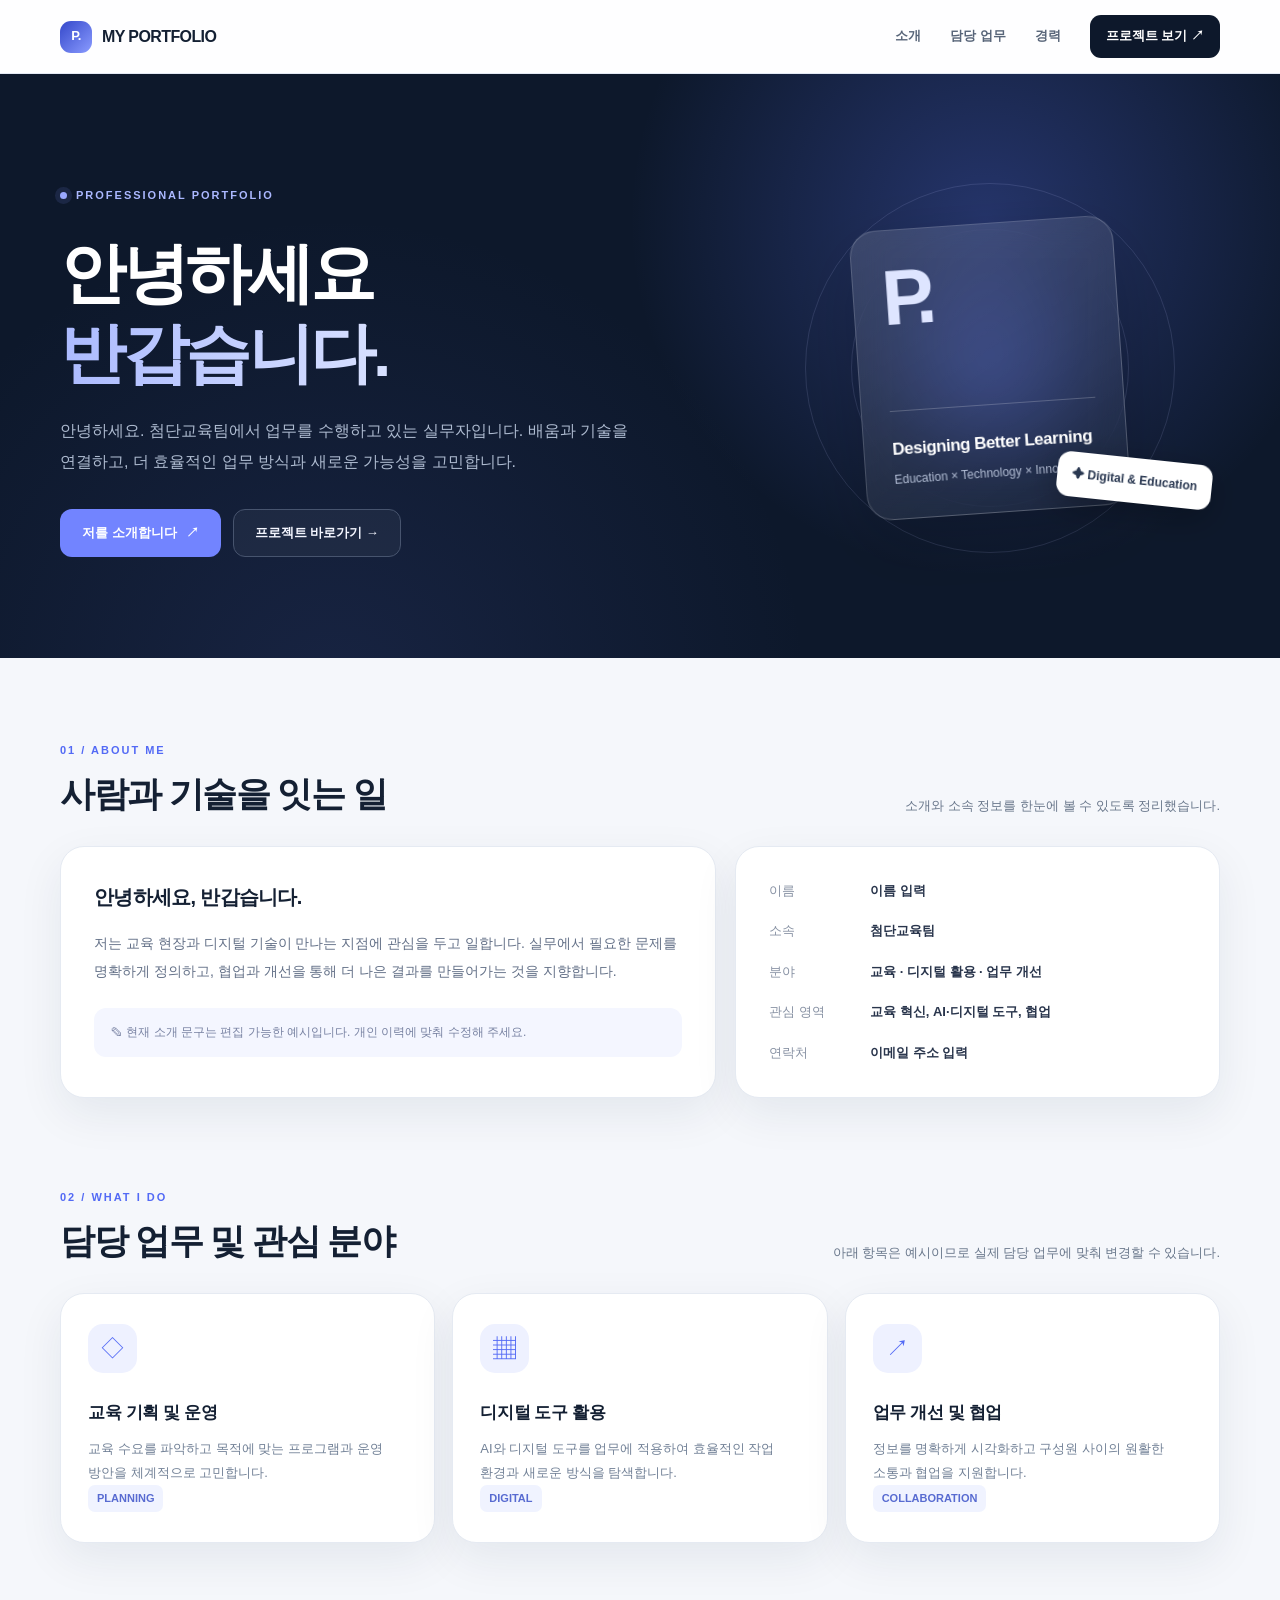
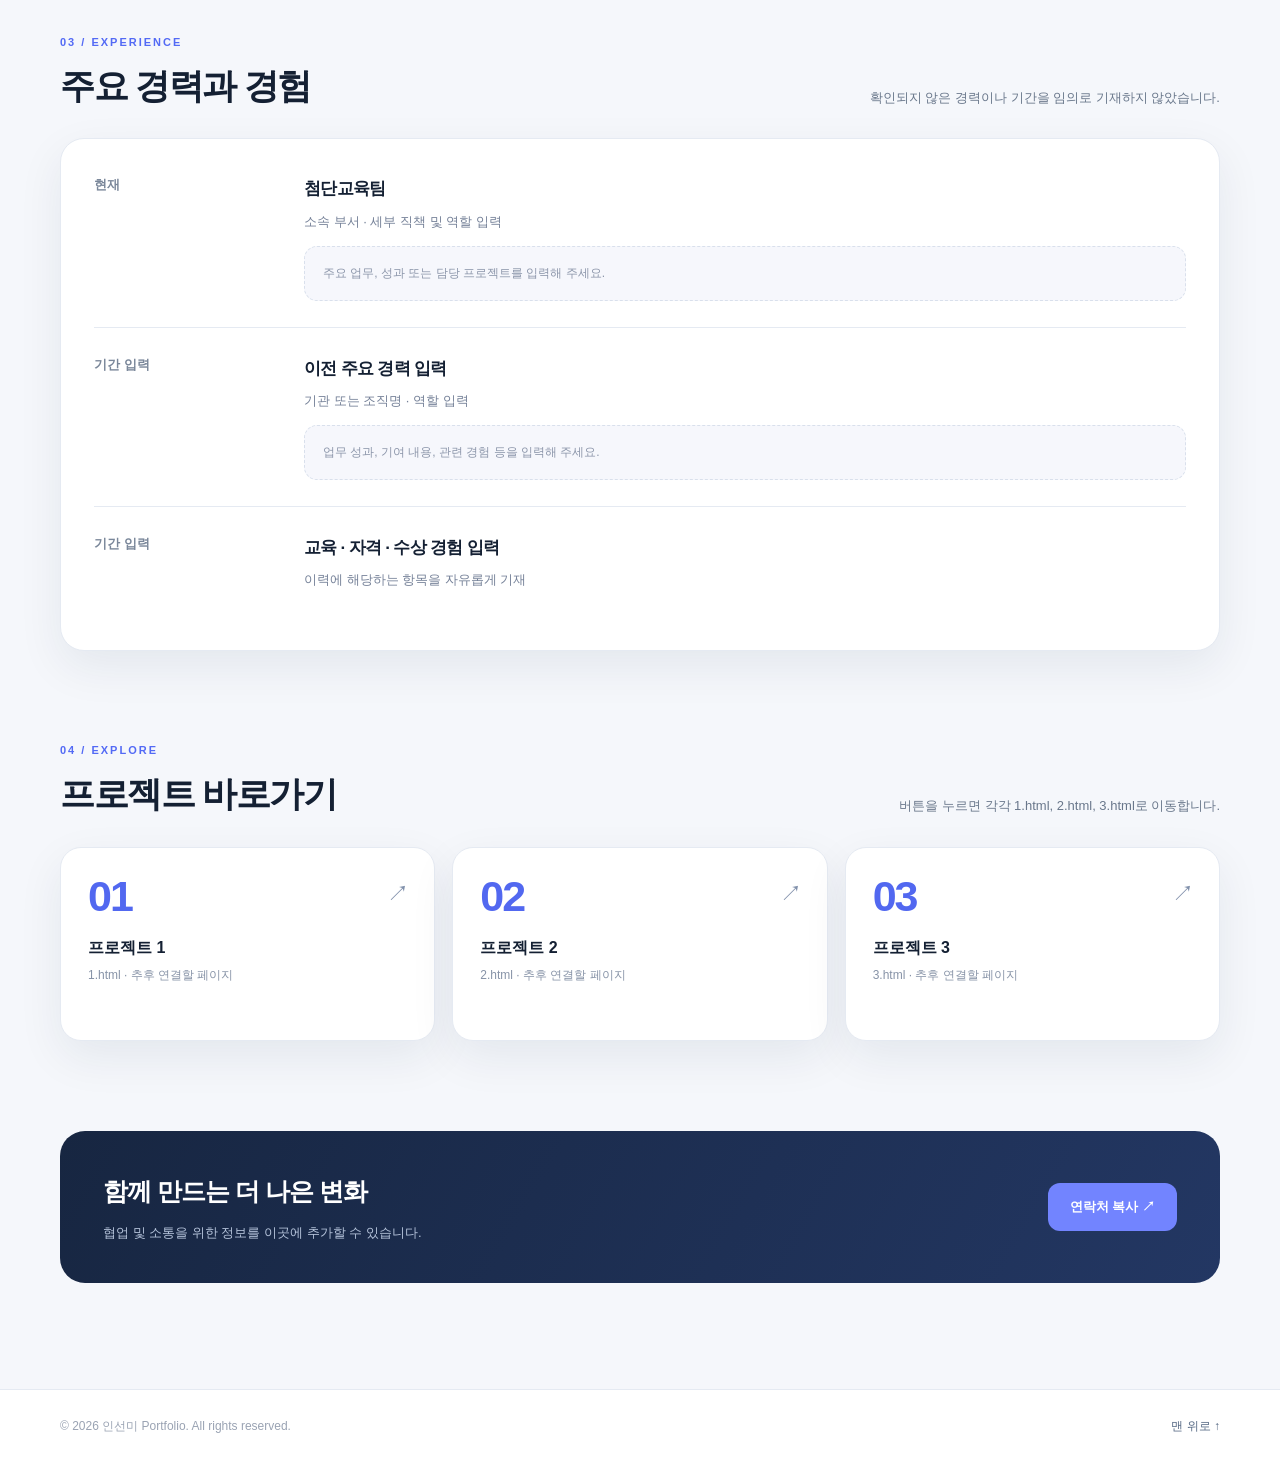
<file: index.html>
<!DOCTYPE html>
<html lang="ko">
<head>
  <meta charset="UTF-8">
  <meta name="viewport" content="width=device-width, initial-scale=1.0">
  <meta name="theme-color" content="#0b1220">
  <meta name="description" content="교육 혁신과 디지털 전환을 연결하는 실무자의 포트폴리오">
  <title>Portfolio | 교육과 기술을 잇는 사람</title>
  <style>
    :root{--bg:#f5f7fb;--paper:#fff;--ink:#142033;--muted:#69778b;--line:#e5eaf2;--navy:#0d182b;--blue:#536af5;--blue2:#7e8eff;--soft:#eef1ff;--radius:24px;--shadow:0 16px 46px rgba(18,35,67,.075)}
    *{box-sizing:border-box}html{scroll-behavior:smooth}body{margin:0;font-family:Pretendard,"Noto Sans KR",-apple-system,BlinkMacSystemFont,"Segoe UI",sans-serif;background:var(--bg);color:var(--ink);line-height:1.72;word-break:keep-all}a{color:inherit;text-decoration:none}button{font:inherit}::selection{background:#cad3ff;color:#101b44}
    .wrap{width:min(1160px,calc(100% - 48px));margin:auto}.topbar{height:74px;position:sticky;top:0;z-index:30;background:rgba(255,255,255,.87);backdrop-filter:blur(18px);border-bottom:1px solid rgba(222,230,242,.85)}.nav{height:100%;display:flex;justify-content:space-between;align-items:center;gap:20px}.logo{display:flex;align-items:center;gap:10px;font-size:16px;font-weight:850;letter-spacing:-.6px}.logo-mark{width:32px;height:32px;border-radius:11px;color:#fff;display:grid;place-items:center;background:linear-gradient(135deg,#3448ca,#8a9bff);font-size:13px}.nav-links{display:flex;align-items:center;gap:29px;color:#586579;font-size:13px;font-weight:650}.nav-links a:hover,.footer a:hover{color:var(--blue)}.nav-cta{padding:10px 16px;background:var(--navy);color:white!important;border-radius:11px;transition:.2s}.nav-cta:hover{background:var(--blue)}
    .hero{position:relative;overflow:hidden;background:var(--navy);color:white;padding:106px 0 101px}.hero:before{content:"";position:absolute;inset:0;background:radial-gradient(circle at 77% 25%,rgba(92,118,255,.30),transparent 33%),radial-gradient(circle at 26% 106%,rgba(72,88,171,.18),transparent 42%);pointer-events:none}.hero-grid{display:grid;grid-template-columns:1.17fr .83fr;align-items:center;gap:50px;position:relative}.eyebrow{display:inline-flex;gap:9px;align-items:center;text-transform:uppercase;font-size:11px;font-weight:800;letter-spacing:2px;color:#abb8ff}.eyebrow .dot{width:7px;height:7px;background:#99a8ff;border-radius:50%;box-shadow:0 0 0 5px rgba(129,148,255,.12)}h1,h2,h3,p{margin-top:0}.hero h1{font-size:clamp(38px,5.3vw,66px);letter-spacing:-3.4px;line-height:1.22;margin:25px 0 21px;font-weight:850}.hero h1 em{font-style:normal;background:linear-gradient(90deg,#acbbff,#d8e1ff);background-clip:text;-webkit-background-clip:text;color:transparent}.hero-copy{color:#aebbd0;max-width:590px;font-size:16px;line-height:1.95}.hero-actions{display:flex;flex-wrap:wrap;gap:12px;margin-top:32px}.btn{min-height:48px;display:inline-flex;align-items:center;justify-content:center;gap:9px;border:1px solid transparent;border-radius:12px;padding:11px 21px;font-size:13px;font-weight:750;cursor:pointer;transition:transform .18s,background .18s,box-shadow .18s}.btn:hover,.link-card:hover{transform:translateY(-3px)}.btn:active,.link-card:active{transform:translateY(0) scale(.985)}.btn-primary{background:#7284ff;color:#fff}.btn-primary:hover{background:#8f9dff;box-shadow:0 8px 25px #6377ff44}.btn-outline{border-color:#47546e;background:#ffffff0b;color:#f4f6ff}.btn-outline:hover{background:#ffffff20}.visual{position:relative;min-height:355px;display:grid;place-items:center}.orbit{position:absolute;border:1px solid rgba(188,200,255,.14);border-radius:50%;width:370px;height:370px}.orbit.inner{width:278px;height:278px}.glow{position:absolute;width:255px;height:255px;background:radial-gradient(circle,#5e76ff3f,transparent 70%);filter:blur(7px)}.profile-tile{position:relative;z-index:2;width:264px;min-height:290px;padding:28px;border:1px solid #ffffff30;border-radius:26px;background:linear-gradient(150deg,#ffffff21,#ffffff08);backdrop-filter:blur(18px);box-shadow:0 25px 70px #0003;transform:rotate(-4deg);display:flex;flex-direction:column;justify-content:space-between}.profile-tile .monogram{font-weight:900;font-size:78px;line-height:1;color:#dee5ff;letter-spacing:-9px}.tile-rule{height:1px;background:#ffffff35;margin:23px 0}.profile-tile strong{font-size:17px;letter-spacing:-.5px}.profile-tile p{color:#b4bfd6;font-size:12px;margin:6px 0 0}.mini-pill{position:absolute;z-index:3;right:8px;bottom:43px;background:#fff;color:#293750;border-radius:13px;padding:12px 15px;font-size:12px;font-weight:750;box-shadow:0 10px 35px #0004;transform:rotate(6deg)}
    main{padding:83px 0 106px}.section{margin-bottom:90px;scroll-margin-top:105px}.section-kicker{font-size:11px;letter-spacing:2px;color:var(--blue);font-weight:850;margin-bottom:10px}.section-head{display:flex;align-items:end;justify-content:space-between;gap:24px;margin-bottom:29px}.section-head h2{font-size:clamp(25px,3.3vw,35px);letter-spacing:-1.5px;line-height:1.35;margin:0}.section-head p{color:var(--muted);font-size:13px;margin:0;max-width:400px}.about-grid{display:grid;grid-template-columns:1.15fr .85fr;gap:19px}.panel{background:var(--paper);border:1px solid var(--line);border-radius:var(--radius);padding:33px;box-shadow:var(--shadow)}.panel h3{font-size:20px;letter-spacing:-.7px;margin:0 0 15px}.panel>p{font-size:14px;color:#647188;line-height:2;margin-bottom:0}.fact-list{display:grid;gap:18px}.fact{display:grid;grid-template-columns:91px 1fr;gap:10px;align-items:start;font-size:13px}.fact span{color:#8791a3}.fact strong{color:#29354c;font-weight:700}.note{margin-top:23px;padding:14px 17px;border-radius:12px;background:#f4f6ff;color:#7882a2;font-size:12px}
    .work-grid{display:grid;grid-template-columns:repeat(3,minmax(0,1fr));gap:17px}.work{padding:30px 27px;min-height:245px;display:flex;flex-direction:column}.work .icon{width:49px;height:49px;display:grid;place-items:center;background:var(--soft);color:#536af5;border-radius:15px;font-size:23px;margin-bottom:25px}.work h3{font-size:17px;margin:0 0 10px;letter-spacing:-.4px}.work p{font-size:13px;color:#718096;margin:0;line-height:1.85}.tag{display:inline-block;border-radius:7px;background:#f0f3ff;padding:4px 9px;color:#586bd1;font-size:11px;font-weight:700;margin-top:auto;align-self:start}
    .career{display:grid;grid-template-columns:190px 1fr;gap:20px;position:relative;padding:26px 0;border-bottom:1px solid var(--line)}.career:first-child{padding-top:2px}.career:last-child{border:0}.career-date{font-size:13px;color:#7a879a;font-weight:650}.career h3{font-size:17px;margin:0 0 7px}.career p{font-size:13px;color:#758198;margin:0}.placeholder{background:#f6f7fc;border:1px dashed #d9e0ec;padding:16px 18px;border-radius:13px;color:#8c96aa;font-size:12px;margin-top:13px}
    .link-grid{display:grid;grid-template-columns:repeat(3,minmax(0,1fr));gap:17px}.link-card{position:relative;min-height:194px;padding:27px;background:#fff;border:1px solid var(--line);border-radius:21px;display:flex;flex-direction:column;box-shadow:var(--shadow);transition:.2s;overflow:hidden}.link-card:focus-visible,.btn:focus-visible,.nav-links a:focus-visible{outline:3px solid #9caaff;outline-offset:3px}.link-card .number{font-size:43px;font-weight:850;line-height:1;color:#5268f0;letter-spacing:-2px}.link-card strong{margin-top:16px;font-size:16px}.link-card small{color:#8793a7;font-size:12px;margin-top:4px}.link-card .arrow{position:absolute;top:27px;right:25px;color:#8090ab;font-size:22px}.link-card:hover{border-color:#aab7ff;box-shadow:0 17px 45px #4a61cb21}
    .contact-banner{background:linear-gradient(120deg,#172641,#233763);border-radius:25px;padding:39px 43px;color:#fff;display:flex;align-items:center;justify-content:space-between;gap:25px}.contact-banner h2{font-size:25px;letter-spacing:-1px;margin:0 0 9px}.contact-banner p{color:#b5c3da;font-size:13px;margin:0}.contact-banner .btn{flex-shrink:0}.footer{background:#fff;border-top:1px solid var(--line);padding:26px 0}.footer .wrap{display:flex;justify-content:space-between;gap:18px;color:#9aa3b3;font-size:12px}.footer a{color:#566984}
    .toast{position:fixed;bottom:22px;left:50%;transform:translate(-50%,20px);background:#162440;color:#fff;padding:13px 19px;border-radius:12px;font-size:13px;box-shadow:0 18px 45px #15274444;opacity:0;pointer-events:none;transition:.25s;z-index:40}.toast.show{transform:translate(-50%,0);opacity:1}
    @media(max-width:850px){.hero-grid{grid-template-columns:1fr}.hero{padding:72px 0}.visual{min-height:280px}.orbit{width:290px;height:290px}.orbit.inner{width:220px;height:220px}.profile-tile{width:220px;min-height:230px;padding:23px}.profile-tile .monogram{font-size:64px}.mini-pill{right:14%;bottom:10px}.about-grid{grid-template-columns:1fr}.work-grid{grid-template-columns:repeat(2,minmax(0,1fr))}.nav-links{gap:16px}}@media(max-width:580px){.wrap{width:min(100% - 34px,1160px)}.topbar{height:65px}.logo{font-size:14px}.nav-links a:not(.nav-cta){display:none}.nav-cta{padding:9px 12px}.hero{padding:64px 0 62px}.hero h1{letter-spacing:-2px}.hero-copy{font-size:14px}.visual{min-height:250px}.orbit{width:260px;height:260px}.orbit.inner{width:195px;height:195px}.profile-tile{min-height:205px;width:198px}.mini-pill{right:9%;bottom:5px}.section{margin-bottom:66px}.section-head{display:block}.section-head p{margin-top:11px}.panel{padding:25px 22px}.work-grid,.link-grid{grid-template-columns:1fr}.work{min-height:0;padding:26px}.work .icon{margin-bottom:17px}.work .tag{margin-top:18px}.link-card{min-height:155px}.career{grid-template-columns:1fr;gap:8px}.contact-banner{padding:29px 24px;display:block}.contact-banner .btn{margin-top:23px}.footer .wrap{flex-direction:column;gap:6px}main{padding:66px 0 65px}}@media(prefers-reduced-motion:reduce){html{scroll-behavior:auto}*,*:before,*:after{transition:none!important;animation:none!important}}
  </style>
</head>
<body>
  <header class="topbar">
    <nav class="wrap nav" aria-label="주요 메뉴">
      <a class="logo" href="#top" aria-label="처음으로"><span class="logo-mark">P.</span> MY PORTFOLIO</a>
      <div class="nav-links"><a href="#about">소개</a><a href="#work">담당 업무</a><a href="#career">경력</a><a class="nav-cta" href="#projects">프로젝트 보기 ↗</a></div>
    </nav>
  </header>
  <section class="hero" id="top">
    <div class="wrap hero-grid">
      <div>
        <span class="eyebrow"><i class="dot" aria-hidden="true"></i> PROFESSIONAL PORTFOLIO</span>
        <h1>안녕하세요<br><em>반갑습니다.</em></h1>
        <p class="hero-copy">안녕하세요. 첨단교육팀에서 업무를 수행하고 있는 실무자입니다. 배움과 기술을 연결하고, 더 효율적인 업무 방식과 새로운 가능성을 고민합니다.</p>
        <div class="hero-actions"><a href="#about" class="btn btn-primary">저를 소개합니다 <span aria-hidden="true">↗</span></a><a href="#projects" class="btn btn-outline">프로젝트 바로가기 →</a></div>
      </div>
      <div class="visual" aria-label="포트폴리오 장식 이미지"><div class="glow"></div><div class="orbit"></div><div class="orbit inner"></div><div class="profile-tile"><div class="monogram">P.</div><div><div class="tile-rule"></div><strong>Designing Better Learning</strong><p>Education × Technology × Innovation</p></div></div><div class="mini-pill">✦ Digital &amp; Education</div></div>
    </div>
  </section>
  <main class="wrap">
    <section class="section" id="about"><div class="section-head"><div><div class="section-kicker">01 / ABOUT ME</div><h2>사람과 기술을 잇는 일</h2></div><p>소개와 소속 정보를 한눈에 볼 수 있도록 정리했습니다.</p></div>
      <div class="about-grid"><article class="panel"><h3>안녕하세요, 반갑습니다.</h3><p>저는 교육 현장과 디지털 기술이 만나는 지점에 관심을 두고 일합니다. 실무에서 필요한 문제를 명확하게 정의하고, 협업과 개선을 통해 더 나은 결과를 만들어가는 것을 지향합니다.</p><div class="note">✎ 현재 소개 문구는 편집 가능한 예시입니다. 개인 이력에 맞춰 수정해 주세요.</div></article>
      <aside class="panel"><div class="fact-list"><div class="fact"><span>이름</span><strong>이름 입력</strong></div><div class="fact"><span>소속</span><strong>첨단교육팀</strong></div><div class="fact"><span>분야</span><strong>교육 · 디지털 활용 · 업무 개선</strong></div><div class="fact"><span>관심 영역</span><strong>교육 혁신, AI·디지털 도구, 협업</strong></div><div class="fact"><span>연락처</span><strong>이메일 주소 입력</strong></div></div></aside></div>
    </section>
    <section class="section" id="work"><div class="section-head"><div><div class="section-kicker">02 / WHAT I DO</div><h2>담당 업무 및 관심 분야</h2></div><p>아래 항목은 예시이므로 실제 담당 업무에 맞춰 변경할 수 있습니다.</p></div>
      <div class="work-grid"><article class="panel work"><div class="icon" aria-hidden="true">◇</div><h3>교육 기획 및 운영</h3><p>교육 수요를 파악하고 목적에 맞는 프로그램과 운영 방안을 체계적으로 고민합니다.</p><span class="tag">PLANNING</span></article><article class="panel work"><div class="icon" aria-hidden="true">▦</div><h3>디지털 도구 활용</h3><p>AI와 디지털 도구를 업무에 적용하여 효율적인 작업 환경과 새로운 방식을 탐색합니다.</p><span class="tag">DIGITAL</span></article><article class="panel work"><div class="icon" aria-hidden="true">↗</div><h3>업무 개선 및 협업</h3><p>정보를 명확하게 시각화하고 구성원 사이의 원활한 소통과 협업을 지원합니다.</p><span class="tag">COLLABORATION</span></article></div>
    </section>
    <section class="section" id="career"><div class="section-head"><div><div class="section-kicker">03 / EXPERIENCE</div><h2>주요 경력과 경험</h2></div><p>확인되지 않은 경력이나 기간을 임의로 기재하지 않았습니다.</p></div>
      <div class="panel"><div class="career"><div class="career-date">현재</div><div><h3>첨단교육팀</h3><p>소속 부서 · 세부 직책 및 역할 입력</p><div class="placeholder">주요 업무, 성과 또는 담당 프로젝트를 입력해 주세요.</div></div></div><div class="career"><div class="career-date">기간 입력</div><div><h3>이전 주요 경력 입력</h3><p>기관 또는 조직명 · 역할 입력</p><div class="placeholder">업무 성과, 기여 내용, 관련 경험 등을 입력해 주세요.</div></div></div><div class="career"><div class="career-date">기간 입력</div><div><h3>교육 · 자격 · 수상 경험 입력</h3><p>이력에 해당하는 항목을 자유롭게 기재</p></div></div></div>
    </section>
    <section class="section" id="projects"><div class="section-head"><div><div class="section-kicker">04 / EXPLORE</div><h2>프로젝트 바로가기</h2></div><p>버튼을 누르면 각각 1.html, 2.html, 3.html로 이동합니다.</p></div>
      <div class="link-grid"><a class="link-card" href="1.html"><span class="arrow" aria-hidden="true">↗</span><span class="number">01</span><strong>프로젝트 1</strong><small>1.html · 추후 연결할 페이지</small></a><a class="link-card" href="2.html"><span class="arrow" aria-hidden="true">↗</span><span class="number">02</span><strong>프로젝트 2</strong><small>2.html · 추후 연결할 페이지</small></a><a class="link-card" href="3.html"><span class="arrow" aria-hidden="true">↗</span><span class="number">03</span><strong>프로젝트 3</strong><small>3.html · 추후 연결할 페이지</small></a></div>
    </section>
    <section id="contact" class="contact-banner"><div><h2>함께 만드는 더 나은 변화</h2><p>협업 및 소통을 위한 정보를 이곳에 추가할 수 있습니다.</p></div><button type="button" class="btn btn-primary" id="copyBtn" aria-label="이메일 정보 복사 안내">연락처 복사 ↗</button></section>
  </main>
  <footer class="footer"><div class="wrap"><span>© <span id="year"></span> 인선미 Portfolio. All rights reserved.</span><a href="#top">맨 위로 ↑</a></div></footer>
  <div id="toast" class="toast" role="status" aria-live="polite"></div>
  <script>
    // 이 값만 실제 이메일 주소로 교체하면 '연락처 복사' 버튼이 작동합니다.
    const contactEmail = '';
    document.getElementById('year').textContent = new Date().getFullYear();
    const toast = document.getElementById('toast');
    let toastTimer;
    function showToast(message){toast.textContent=message;toast.classList.add('show');clearTimeout(toastTimer);toastTimer=setTimeout(()=>toast.classList.remove('show'),2800)}
    document.getElementById('copyBtn').addEventListener('click',async()=>{
      if(!contactEmail){showToast('HTML의 contactEmail에 이메일 주소를 먼저 입력해 주세요.');return}
      try{await navigator.clipboard.writeText(contactEmail);showToast('이메일 주소를 복사했습니다.')}catch{showToast('복사할 이메일: '+contactEmail)}
    });
  </script>
</body>
</html>
</file>
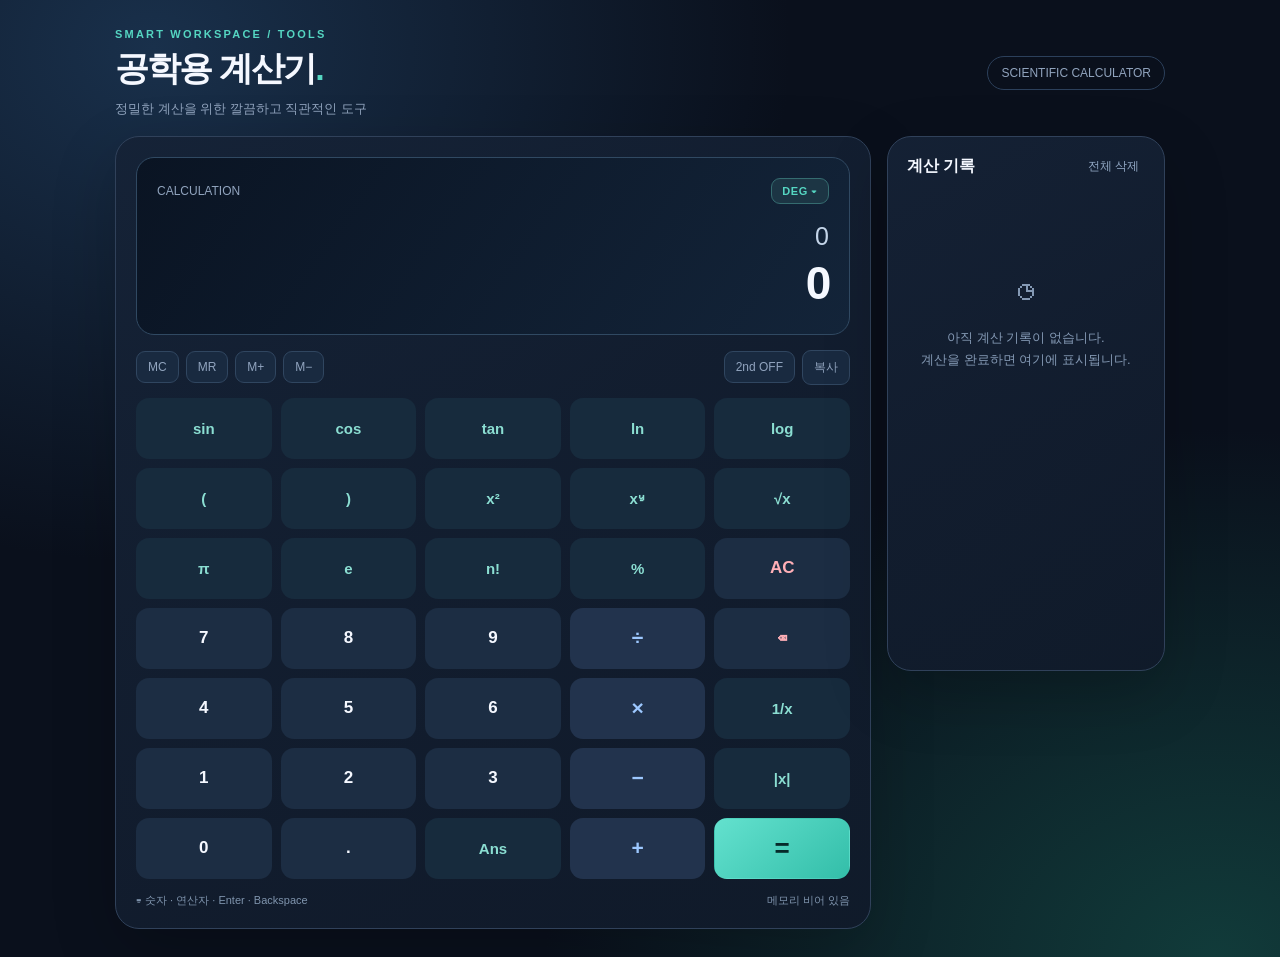
<file: 1.html>
<!DOCTYPE html>
<html lang="ko">
<head>
<meta charset="UTF-8" />
<meta name="viewport" content="width=device-width, initial-scale=1.0" />
<meta name="theme-color" content="#101827" />
<title>공학용 계산기 | Scientific Calculator</title>
<style>
:root{font-family:Inter, Pretendard, -apple-system, BlinkMacSystemFont,"Segoe UI",sans-serif;color-scheme:dark;--bg:#0a101c;--panel:#111c2c;--panel2:#17253a;--stroke:#2c405b;--text:#f5f8ff;--muted:#91a4be;--accent:#55d6c2;--blue:#5ca8ff;--btn:#1c2d43;--btnhover:#29415d;--danger:#ff8a9b}
*{box-sizing:border-box}body{margin:0;min-height:100vh;background:radial-gradient(ellipse at 12% 5%,#19304b 0%,transparent 40%),radial-gradient(ellipse at 95% 100%,#113b3a 0%,transparent 39%),var(--bg);color:var(--text);display:flex;justify-content:center;padding:28px 18px}
.app{width:min(100%,1050px)}.heading{display:flex;justify-content:space-between;align-items:center;gap:16px;margin-bottom:18px}.eyebrow{margin:0 0 6px;color:var(--accent);font-size:11px;letter-spacing:.2em;text-transform:uppercase;font-weight:800}h1{font-size:clamp(24px,4vw,34px);margin:0;letter-spacing:-.055em}header .sub{color:var(--muted);font-size:13px;margin:8px 0 0}.pill{border:1px solid var(--stroke);border-radius:99px;padding:9px 13px;color:var(--muted);font-size:12px;white-space:nowrap}
.layout{display:grid;grid-template-columns:minmax(0,1fr) 278px;gap:16px;align-items:start}.calculator,.history{background:linear-gradient(150deg,#152236ee,#101a2aee);border:1px solid #30415a;border-radius:24px;box-shadow:0 22px 65px #0003;overflow:hidden}.calculator{padding:20px}.screen{border:1px solid #304962;background:linear-gradient(125deg,#0a1423,#132439);border-radius:18px;padding:20px;min-height:172px;display:flex;flex-direction:column;justify-content:space-between;position:relative}.screen-top{display:flex;justify-content:space-between;align-items:center;gap:8px}.mode{background:#1c3544;color:var(--accent);border:1px solid #356c70;border-radius:9px;padding:6px 10px;font-size:11px;font-weight:800;letter-spacing:.05em;cursor:pointer}.screen-label{color:var(--muted);font-size:12px}.expression{color:#c3d4e8;font-size:clamp(19px,3vw,25px);font-weight:500;text-align:right;word-break:break-all;min-height:35px;margin:14px 0 0;line-height:1.5}.result{text-align:right;font-size:clamp(32px,6vw,46px);font-weight:750;letter-spacing:-.05em;word-break:break-all;line-height:1.2;min-height:58px}.error{color:var(--danger);font-size:22px}.tools{display:flex;gap:8px;align-items:center;justify-content:space-between;padding:15px 0 13px;flex-wrap:wrap}.tool-left,.tool-right{display:flex;gap:7px;align-items:center}.tool{font:inherit;background:#192a40;border:1px solid #304660;color:var(--muted);padding:8px 11px;border-radius:9px;cursor:pointer;font-size:12px}.tool:hover{background:#29405a;color:white}.tool.active{color:var(--accent);border-color:#337c79}.grid{display:grid;grid-template-columns:repeat(5,minmax(0,1fr));gap:9px}.key{border:1px solid transparent;background:var(--btn);color:var(--text);min-height:61px;border-radius:13px;cursor:pointer;font:600 17px inherit;font-family:inherit;font-size:17px;font-weight:650;transition:background .12s,transform .1s,border-color .12s;touch-action:manipulation;user-select:none}.key:hover{background:var(--btnhover);border-color:#3a5573}.key:active{transform:scale(.955)}.key:focus-visible,.tool:focus-visible,.mode:focus-visible{outline:2px solid var(--accent);outline-offset:2px}.key.fn{background:#172b3d;color:#8bded2;font-size:15px}.key.fn:hover{background:#22475a}.key.op{background:#22334d;color:#9dc8ff;font-size:21px}.key.utility{color:#ffafb7}.key.equal{background:linear-gradient(140deg,#63e1ce,#33bea9);color:#062a2a;font-size:26px}.key.equal:hover{background:#85ebdb}.key small{font-size:11px}.footer{display:flex;justify-content:space-between;gap:10px;color:#7f94ad;font-size:11px;margin-top:14px}.history{padding:19px;min-height:535px}.history-head{display:flex;align-items:center;justify-content:space-between;gap:8px}.history h2{font-size:16px;margin:0}.history-head button{background:transparent;border:0;color:#93a9c5;cursor:pointer;font-size:12px}.history-head button:hover{color:white}.history-list{display:flex;flex-direction:column;gap:9px;margin-top:17px;max-height:535px;overflow:auto}.empty{display:grid;place-content:center;text-align:center;gap:11px;min-height:245px;color:#8499b4;font-size:13px;line-height:1.7}.empty span{font-size:32px}.history-item{border:1px solid #2b405c;background:#15263b;padding:12px;border-radius:12px;cursor:pointer;text-align:right;color:inherit;width:100%;font-family:inherit}.history-item:hover{background:#233851}.history-exp{font-size:12px;color:#91a7c1;overflow-wrap:anywhere}.history-val{font-size:19px;font-weight:750;margin-top:5px;overflow-wrap:anywhere}.sr-only{position:absolute;width:1px;height:1px;padding:0;margin:-1px;overflow:hidden;clip:rect(0,0,0,0);white-space:nowrap;border:0}
@media(max-width:800px){.layout{grid-template-columns:1fr}.history{min-height:0}.history-list{max-height:240px}.empty{min-height:100px}.pill{display:none}}
@media(max-width:520px){body{padding:16px 10px}.heading{margin:2px 5px 16px}.calculator{padding:11px;border-radius:18px}.screen{padding:15px;min-height:150px}.grid{gap:6px}.key{min-height:56px;border-radius:10px;font-size:16px}.key.fn{font-size:13px}.key.op{font-size:19px}.tools{padding:12px 1px}.tool{padding:8px 9px}.footer{font-size:10px}.history{border-radius:18px}}
@media(max-width:365px){.key{min-height:50px;font-size:15px}.key.fn{font-size:12px}.tool{font-size:11px;padding:7px}.grid{gap:5px}}
</style>
</head>
<body>
<main class="app">
<header class="heading"><div><p class="eyebrow">SMART WORKSPACE / TOOLS</p><h1>공학용 계산기<span style="color:var(--accent)">.</span></h1><p class="sub">정밀한 계산을 위한 깔끔하고 직관적인 도구</p></div><span class="pill">SCIENTIFIC CALCULATOR</span></header>
<div class="layout">
<section class="calculator" aria-label="공학용 계산기">
<div class="screen"><div class="screen-top"><span class="screen-label">CALCULATION</span><button class="mode" id="mode" aria-label="각도 단위 전환">DEG ▾</button></div><div id="expression" class="expression" aria-label="입력 식">0</div><div class="result" id="result" aria-live="polite">0</div></div>
<div class="tools"><div class="tool-left"><button class="tool" data-action="memory-clear" title="메모리 초기화">MC</button><button class="tool" data-action="memory-recall" title="메모리 불러오기">MR</button><button class="tool" data-action="memory-add" title="메모리에 더하기">M+</button><button class="tool" data-action="memory-sub" title="메모리에서 빼기">M−</button></div><div class="tool-right"><button class="tool" id="second" aria-pressed="false">2nd OFF</button><button class="tool" data-action="copy" title="계산 결과 복사">복사</button></div></div>
<div class="grid" id="keyboard">
<button class="key fn" data-insert="sin(" data-second="asin(" data-label="sin">sin</button><button class="key fn" data-insert="cos(" data-second="acos(" data-label="cos">cos</button><button class="key fn" data-insert="tan(" data-second="atan(" data-label="tan">tan</button><button class="key fn" data-insert="ln(" data-second="exp(" data-label="ln">ln</button><button class="key fn" data-insert="log(" data-second="10^(" data-label="log">log</button>
<button class="key fn" data-insert="(" >(</button><button class="key fn" data-insert=")">)</button><button class="key fn" data-insert="^2" data-second="^3" data-label="x²">x²</button><button class="key fn" data-insert="^" data-second="^(1/" data-label="xʸ">xʸ</button><button class="key fn" data-insert="sqrt(" data-second="cbrt(" data-label="√x">√x</button>
<button class="key fn" data-insert="π">π</button><button class="key fn" data-insert="e">e</button><button class="key fn" data-insert="!">n!</button><button class="key fn" data-insert="%">%</button><button class="key utility" data-action="clear">AC</button>
<button class="key" data-insert="7">7</button><button class="key" data-insert="8">8</button><button class="key" data-insert="9">9</button><button class="key op" data-insert="÷">÷</button><button class="key utility" data-action="backspace">⌫</button>
<button class="key" data-insert="4">4</button><button class="key" data-insert="5">5</button><button class="key" data-insert="6">6</button><button class="key op" data-insert="×">×</button><button class="key fn" data-insert="1/(" title="역수">1/x</button>
<button class="key" data-insert="1">1</button><button class="key" data-insert="2">2</button><button class="key" data-insert="3">3</button><button class="key op" data-insert="−">−</button><button class="key fn" data-insert="abs(" title="절댓값">|x|</button>
<button class="key" data-insert="0">0</button><button class="key" data-insert=".">.</button><button class="key fn" data-insert="Ans">Ans</button><button class="key op" data-insert="+">+</button><button class="key equal" data-action="equals">=</button>
</div>
<div class="footer"><span>⌨ 숫자 · 연산자 · Enter · Backspace</span><span id="memory-status">메모리 비어 있음</span></div>
</section>
<aside class="history" aria-label="계산 기록"><div class="history-head"><h2>계산 기록</h2><button id="clear-history">전체 삭제</button></div><div class="history-list" id="history-list"><div class="empty"><span>◷</span>아직 계산 기록이 없습니다.<br>계산을 완료하면 여기에 표시됩니다.</div></div></aside>
</div>
</main>
<script>
'use strict';
(()=>{
 const $=id=>document.getElementById(id);
 const expressionEl=$('expression'),resultEl=$('result'),historyEl=$('history-list');
 let expr='',answer=0,memory=0,degree=true,second=false,lastResult=0,history=[];
 try{history=JSON.parse(localStorage.getItem('sciCalcHistory')||'[]');if(!Array.isArray(history))history=[];}catch{history=[]}
 const normalize=x=>Math.abs(x)<1e-13?0:x;
 const fmt=n=>{if(!Number.isFinite(n))throw Error('정의되지 않은 결과');n=normalize(n);if(Number.isInteger(n)&&Math.abs(n)<1e15)return String(n);return Number(n.toPrecision(12)).toString();};
 function tokenize(s){const out=[];let i=0;while(i<s.length){const z=s.slice(i);if(/^\s/.test(z)){i++;continue;}let m;
 if((m=z.match(/^(?:\d+(?:\.\d*)?|\.\d+)(?:[eE][+\-]?\d+)?/))){out.push({t:'num',v:Number(m[0])});i+=m[0].length;continue;}
 if((m=z.match(/^(?:asin|acos|atan|sqrt|cbrt|sin|cos|tan|log|ln|exp|abs|Ans)/))){out.push({t:m[0]});i+=m[0].length;continue;}
 if('πe()+−-×*÷/^!%'.includes(s[i])){out.push({t:s[i]});i++;continue;}throw Error('인식할 수 없는 입력');}return out;}
 function evaluate(s){const ts=tokenize(s);let p=0;const curr=()=>ts[p]?.t;const eat=x=>{if(curr()===x){p++;return true}return false};const expect=x=>{if(!eat(x))throw Error('괄호 또는 수식 확인 필요')};
 const rad=x=>degree?x*Math.PI/180:x;const inverse=x=>degree?x*180/Math.PI:x;
 function factorial(x){if(!Number.isInteger(x)||x<0||x>170)throw Error('팩토리얼은 0~170의 정수만 가능');let v=1;for(let k=2;k<=x;k++)v*=k;return v}
 const funcs={sin:x=>Math.sin(rad(x)),cos:x=>Math.cos(rad(x)),tan:x=>{if(Math.abs(Math.cos(rad(x)))<1e-12)throw Error('정의되지 않은 탄젠트');return Math.tan(rad(x))},asin:x=>inverse(Math.asin(x)),acos:x=>inverse(Math.acos(x)),atan:x=>inverse(Math.atan(x)),sqrt:Math.sqrt,cbrt:Math.cbrt,ln:Math.log,log:Math.log10,exp:Math.exp,abs:Math.abs};
 function atom(){let t=curr();if(t==='num'){p++;return ts[p-1].v}if(eat('π'))return Math.PI;if(eat('e'))return Math.E;if(eat('Ans'))return answer;if(eat('(')){let x=sum();expect(')');return x}if(funcs[t]){p++;expect('(');let x=sum();expect(')');return funcs[t](x)}throw Error('수식을 확인해 주세요')}
 function power(){let v=atom();while(curr()==='!'||curr()==='%'){if(eat('!'))v=factorial(v);else if(eat('%'))v/=100}if(eat('^'))v=Math.pow(v,unary());return v}
 function unary(){if(eat('+'))return unary();if(eat('−')||eat('-'))return -unary();return power()}
 function product(){let v=unary();while(true){if(eat('×')||eat('*'))v*=unary();else if(eat('÷')||eat('/'))v/=unary();else if(curr()==='('||curr()==='π'||curr()==='e'||curr()==='Ans'||curr()==='num'||funcs[curr()])v*=unary();else break}return v}
 function sum(){let v=product();while(true){if(eat('+'))v+=product();else if(eat('−')||eat('-'))v-=product();else break}return v}
 let v=sum();if(p!==ts.length)throw Error('수식 형식 오류');if(!Number.isFinite(v))throw Error('계산할 수 없는 값');return normalize(v)}
 function preview(){expressionEl.textContent=expr||'0';expressionEl.scrollLeft=expressionEl.scrollWidth;if(!expr){resultEl.textContent='0';resultEl.classList.remove('error');lastResult=0;return}try{lastResult=evaluate(expr);resultEl.textContent=fmt(lastResult);resultEl.classList.remove('error')}catch{resultEl.textContent='…';resultEl.classList.remove('error')}}
 function insert(s){expr+=s;preview()}
 function calculate(){if(!expr)return;try{let v=evaluate(expr),value=fmt(v);history.unshift({expr,value,deg:degree});history=history.slice(0,30);try{localStorage.setItem('sciCalcHistory',JSON.stringify(history))}catch{}renderHistory();answer=v;expr=value;preview()}catch(e){resultEl.textContent=e.message||'계산 오류';resultEl.classList.add('error')}}
 function memoryChange(kind){let value;try{value=expr?evaluate(expr):lastResult}catch{value=lastResult}if(kind==='memory-clear')memory=0;if(kind==='memory-recall'){insert('('+fmt(memory)+')');return}if(kind==='memory-add')memory+=value;if(kind==='memory-sub')memory-=value;$('memory-status').textContent=memory===0?'메모리 비어 있음':'M = '+fmt(memory)}
 const labels={'asin(':'sin⁻¹','acos(':'cos⁻¹','atan(':'tan⁻¹','exp(':'eˣ','10^(':'10ˣ','^3':'x³','^(1/':'ʸ√x','cbrt(':'∛x'};
 function setSecond(){second=!second;$('second').textContent=second?'2nd ON':'2nd OFF';$('second').classList.toggle('active',second);$('second').setAttribute('aria-pressed',second);document.querySelectorAll('[data-second]').forEach(b=>b.textContent=second?labels[b.dataset.second]:b.dataset.label)}
 function act(action){switch(action){case'clear':expr='';preview();break;case'backspace':expr=expr.slice(0,-1);preview();break;case'equals':calculate();break;case'copy':{const text=resultEl.textContent;if(text==='…')return;if(navigator.clipboard?.writeText)navigator.clipboard.writeText(text).then(()=>{const b=document.querySelector('[data-action=copy]');b.textContent='복사됨';setTimeout(()=>b.textContent='복사',1100)}).catch(()=>{});break}default:if(action.startsWith('memory-'))memoryChange(action)}}
 $('keyboard').addEventListener('click',e=>{const b=e.target.closest('button');if(!b)return;if(b.dataset.action)act(b.dataset.action);else if(b.dataset.insert)insert(second&&b.dataset.second?b.dataset.second:b.dataset.insert)});
 document.querySelector('.tools').addEventListener('click',e=>{const b=e.target.closest('button');if(b?.dataset.action)act(b.dataset.action)});
 $('mode').addEventListener('click',()=>{degree=!degree;$('mode').textContent=degree?'DEG ▾':'RAD ▾';preview()});$('second').addEventListener('click',setSecond);
 $('clear-history').addEventListener('click',()=>{history=[];try{localStorage.removeItem('sciCalcHistory')}catch{}renderHistory()});
 function renderHistory(){historyEl.replaceChildren();if(!history.length){const d=document.createElement('div');d.className='empty';d.innerHTML='<span>◷</span>아직 계산 기록이 없습니다.<br>계산을 완료하면 여기에 표시됩니다.';historyEl.append(d);return}history.forEach(item=>{const b=document.createElement('button');b.className='history-item';b.title='클릭하면 수식 복원';const top=document.createElement('div'),bottom=document.createElement('div');top.className='history-exp';bottom.className='history-val';top.textContent=item.expr+'  ·  '+(item.deg?'DEG':'RAD');bottom.textContent='= '+item.value;b.append(top,bottom);b.addEventListener('click',()=>{expr=item.expr;degree=item.deg;$('mode').textContent=degree?'DEG ▾':'RAD ▾';preview();window.scrollTo({top:0,behavior:'smooth'})});historyEl.append(b)})}
 document.addEventListener('keydown',e=>{if(e.ctrlKey||e.metaKey||e.altKey||['INPUT','TEXTAREA'].includes(e.target.tagName))return;const k=e.key;if(/^\d$/.test(k)||k==='.'||k==='('||k===')'||k==='+'||k==='^'||k==='%'||k==='!'){insert(k);e.preventDefault()}else if(k==='*'){insert('×');e.preventDefault()}else if(k==='/'){insert('÷');e.preventDefault()}else if(k==='-'){insert('−');e.preventDefault()}else if(k==='Enter'||k==='='){calculate();e.preventDefault()}else if(k==='Backspace'){act('backspace');e.preventDefault()}else if(k==='Escape'||k==='Delete'){act('clear');e.preventDefault()}});
 renderHistory();preview();
})();
</script>
</body>
</html>
</file>
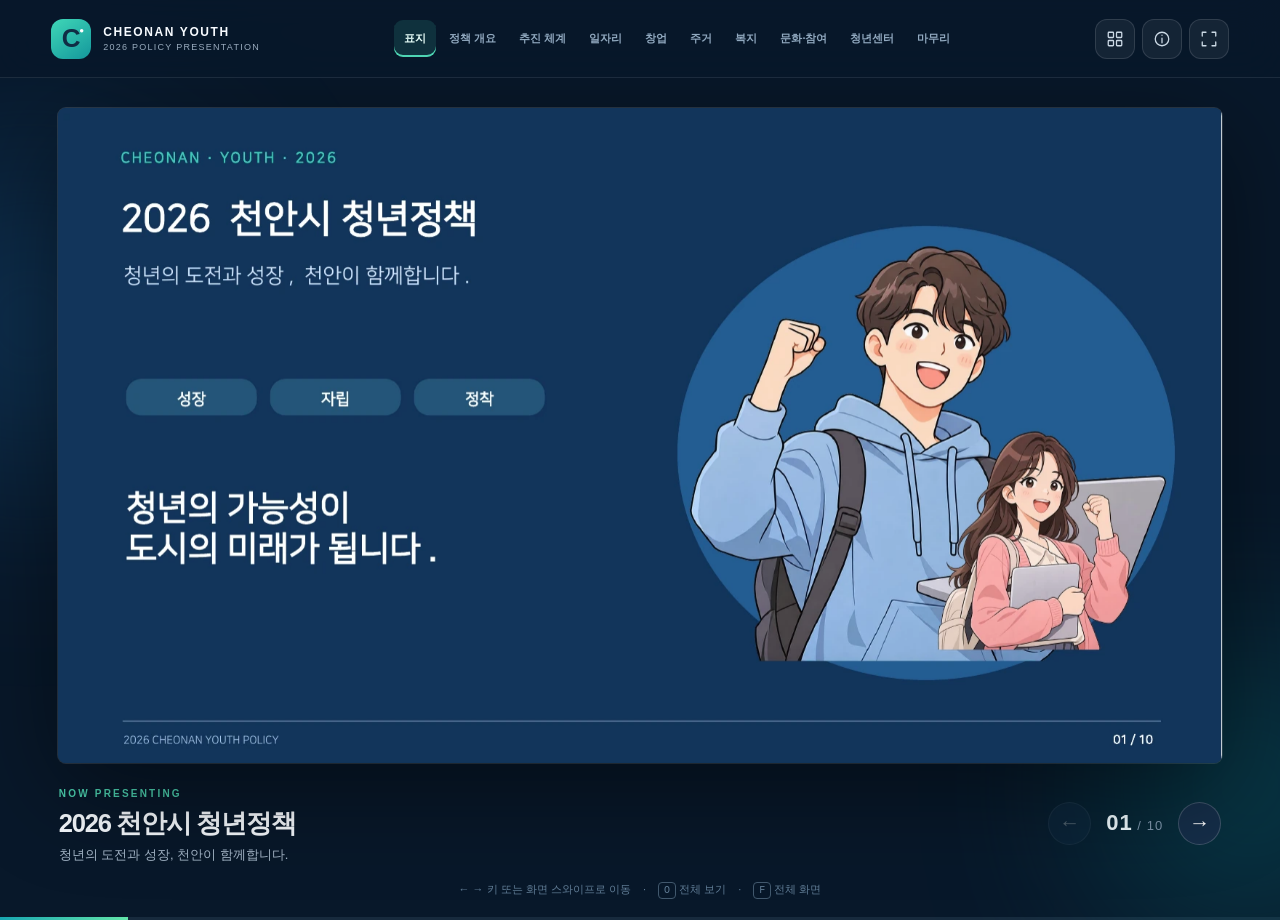
<file: 3.html>
<!doctype html>
<html lang="ko"><head><meta charset="utf-8"><meta name="viewport" content="width=device-width,initial-scale=1,viewport-fit=cover"><meta name="theme-color" content="#102f53"><meta name="description" content="2026 천안시 청년정책 인터랙티브 웹 프레젠테이션 — 10장"><title>2026 천안시 청년정책 | 인터랙티브 프레젠테이션</title><link rel="preload" href="assets/slide-01.webp" as="image"><link rel="stylesheet" href="style.css"></head>
<body>
<div class="app" id="app">
<header class="topbar"><a href="#slide-1" class="brand" aria-label="첫 슬라이드로"><span class="brand-mark">C<span class="brand-dot">●</span></span><span class="brand-text"><strong>CHEONAN YOUTH</strong><small>2026 POLICY PRESENTATION</small></span></a><nav class="nav" aria-label="슬라이드 내비게이션" id="nav"></nav><div class="header-actions"><button class="icon-button" id="overviewButton" aria-label="전체 슬라이드 보기" title="전체 슬라이드 보기"><svg viewBox="0 0 24 24"><rect x="3" y="3" width="7" height="7" rx="1"/><rect x="14" y="3" width="7" height="7" rx="1"/><rect x="3" y="14" width="7" height="7" rx="1"/><rect x="14" y="14" width="7" height="7" rx="1"/></svg></button><button class="icon-button" id="infoButton" aria-label="발표 노트 보기" title="발표 노트 보기"><svg viewBox="0 0 24 24"><circle cx="12" cy="12" r="9"/><path d="M12 11v6M12 7h.01"/></svg></button><button class="icon-button" id="fullscreenButton" aria-label="전체 화면" title="전체 화면"><svg viewBox="0 0 24 24"><path d="M8 3H3v5M16 3h5v5M3 16v5h5M21 16v5h-5"/></svg></button></div></header>
<main id="main"><div class="ambient ambient-one"></div><div class="ambient ambient-two"></div><section class="presentation" aria-label="2026 천안시 청년정책 슬라이드"><div class="stage" id="stage" tabindex="0" aria-roledescription="프레젠테이션"><div class="slide-stack" id="slideStack"></div><button id="videoPlay" class="video-hotspot" aria-label="슬라이드 내 동영상 재생"><span class="play-disc">▶</span><span>영상 재생</span></button></div><div class="stage-bottom"><div class="slide-meta"><span class="eyebrow">NOW PRESENTING</span><h1 id="currentTitle"></h1><p id="currentSubtitle"></p></div><div class="arrows"><button id="prevButton" aria-label="이전 슬라이드" class="arrow">←</button><span class="counter"><strong id="currentNum">01</strong><span> / 10</span></span><button id="nextButton" aria-label="다음 슬라이드" class="arrow">→</button></div></div></section><aside class="tips">← → 키 또는 화면 스와이프로 이동 <span>·</span> <kbd>O</kbd> 전체 보기 <span>·</span> <kbd>F</kbd> 전체 화면</aside></main>
<div class="progress-track"><div id="progressBar" class="progress-bar"></div></div>
<div class="overlay hidden" id="overview" role="dialog" aria-modal="true" aria-labelledby="overviewHeading"><div class="overlay-backdrop" data-close="overview"></div><section class="overlay-panel overview-panel"><div class="panel-header"><div><span class="eyebrow">ALL SLIDES</span><h2 id="overviewHeading">전체 슬라이드</h2></div><button class="close-button" data-close="overview" aria-label="닫기">×</button></div><div class="overview-grid" id="overviewGrid"></div></section></div>
<div class="overlay hidden" id="info" role="dialog" aria-modal="true" aria-labelledby="infoHeading"><div class="overlay-backdrop" data-close="info"></div><section class="overlay-panel info-panel"><div class="panel-header"><div><span class="eyebrow">PRESENTER NOTES</span><h2 id="infoHeading">슬라이드 상세 정보</h2></div><button class="close-button" data-close="info" aria-label="닫기">×</button></div><div class="info-content" id="infoContent"></div></section></div>
<div class="overlay hidden" id="videoModal" role="dialog" aria-modal="true" aria-label="청년정책 영상"><div class="overlay-backdrop" data-close="videoModal"></div><section class="overlay-panel video-panel"><div class="panel-header"><h2>2026 천안시 청년정책 영상</h2><button class="close-button" data-close="videoModal" aria-label="닫기">×</button></div><video id="videoPlayer" controls playsinline preload="metadata" poster="assets/slide-10.webp"><source src="assets/youth-video.mp4" type="video/mp4">브라우저에서 동영상을 지원하지 않습니다.</video></section></div>
<div class="sr-only" id="announce" aria-live="polite" aria-atomic="true"></div><script src="app.js" defer></script></div>
</body></html>
</file>
<file: style.css>
@import url('');
:root{color-scheme:dark;--navy:#0f2d4c;--mint:#4ed5b3;--white:#fff;--muted:#98aabd;--glass:rgba(255,255,255,.075)}*{box-sizing:border-box}html{scroll-behavior:smooth}body{margin:0;min-height:100vh;background:#08182a;color:#f7fbff;font-family:Pretendard,-apple-system,BlinkMacSystemFont,"Segoe UI","Noto Sans KR",sans-serif;overflow-x:hidden}button,a{-webkit-tap-highlight-color:transparent}button{font:inherit;cursor:pointer}.app{min-height:100dvh;display:flex;flex-direction:column}.topbar{height:78px;width:100%;display:flex;align-items:center;justify-content:space-between;padding:0 clamp(20px,4vw,72px);border-bottom:1px solid rgba(255,255,255,.09);background:rgba(8,24,42,.86);backdrop-filter:blur(20px);position:relative;z-index:10;gap:16px}.brand{display:flex;align-items:center;gap:12px;text-decoration:none;color:inherit;flex-shrink:0}.brand-mark{width:40px;height:40px;display:grid;place-items:center;border-radius:12px;background:linear-gradient(145deg,#3fd7b7,#14979c);color:#102d45;font-weight:900;font-size:26px;position:relative}.brand-dot{font-size:8px;position:absolute;right:7px;top:7px;color:#fff}.brand-text{display:grid;gap:3px;letter-spacing:.1em}.brand-text strong{font-size:12px}.brand-text small{font-size:9px;color:#9aacbe;letter-spacing:.14em}.nav{display:flex;align-items:center;gap:3px;overflow:auto;scrollbar-width:none;max-width:min(62vw,750px)}.nav::-webkit-scrollbar{display:none}.nav button{background:transparent;color:#91a9bf;border:0;border-radius:9px;font-weight:700;padding:11px 10px;font-size:11px;white-space:nowrap;transition:.25s}.nav button:hover,.nav button.active{color:#e8fffa;background:rgba(70,209,178,.14)}.nav button.active{box-shadow:inset 0 -2px #4ed5b3}.header-actions{display:flex;gap:7px}.icon-button{background:rgba(255,255,255,.06);border:1px solid rgba(255,255,255,.12);width:40px;height:40px;border-radius:12px;color:#cbd9e5;display:grid;place-items:center;transition:.2s}.icon-button:hover,.arrow:hover{border-color:#4ed5b3;color:#4ed5b3;transform:translateY(-2px)}.icon-button svg{width:18px;height:18px;fill:none;stroke:currentColor;stroke-width:1.7;stroke-linecap:round;stroke-linejoin:round}#main{flex:1;display:flex;flex-direction:column;align-items:center;justify-content:center;position:relative;padding:30px 24px 8px;isolation:isolate}.ambient{position:absolute;border-radius:50%;filter:blur(100px);pointer-events:none;z-index:-1;opacity:.5}.ambient-one{width:320px;height:320px;background:#164e7e;left:-130px;top:10%}.ambient-two{width:260px;height:260px;background:#066e74;right:-100px;bottom:0}.presentation{width:min(100%,min(1440px,calc((100dvh - 245px)*16/9)));min-width:0}.stage{position:relative;width:100%;aspect-ratio:16/9;overflow:hidden;background:#113456;box-shadow:0 26px 100px rgba(0,0,0,.45),0 0 0 1px rgba(255,255,255,.14);border-radius:8px;outline:none;touch-action:pan-y}.slide-stack,.slide{position:absolute;inset:0}.slide{opacity:0;transform:translate3d(5%,0,0) scale(.975);transition:opacity .55s cubic-bezier(.2,.7,.2,1),transform .7s cubic-bezier(.2,.7,.2,1);pointer-events:none;will-change:opacity,transform}.slide.active{opacity:1;transform:translate3d(0,0,0) scale(1);pointer-events:auto;z-index:1}.slide.past{transform:translate3d(-5%,0,0) scale(.975)}.slide img{display:block;width:100%;height:100%;object-fit:fill;user-select:none;-webkit-user-drag:none}.slide.active img{animation:slideReveal .8s ease-out both}@keyframes slideReveal{from{filter:brightness(.8) saturate(.85)}to{filter:brightness(1) saturate(1)}}.stage-bottom{display:flex;justify-content:space-between;align-items:center;gap:20px;padding:20px 1px 6px}.slide-meta h1{font-size:clamp(18px,2vw,27px);letter-spacing:-.05em;margin:5px 0 5px;font-weight:750}.slide-meta p{font-size:13px;color:#a6b8ca;margin:0}.eyebrow{font-size:10px;font-weight:800;letter-spacing:.22em;color:var(--mint)}.arrows{display:flex;align-items:center;gap:15px}.arrow{width:43px;height:43px;border:1px solid rgba(255,255,255,.18);background:#152e49;color:white;border-radius:50%;font-size:21px;transition:.2s}.arrow:disabled{opacity:.25;cursor:default;transform:none}.counter{font-size:13px;color:#8199af;white-space:nowrap;letter-spacing:.08em}.counter strong{font-size:22px;color:#f0fbff}.tips{padding:12px;text-align:center;font-size:11px;color:#627e97}.tips span{padding:0 9px}.tips kbd{border:1px solid #42596e;border-radius:4px;padding:2px 5px;font-size:10px}.progress-track{height:3px;background:#172a3d}.progress-bar{width:10%;height:100%;background:linear-gradient(90deg,#18a6b1,#63e5aa);transition:width .5s}.video-hotspot{display:none;position:absolute;z-index:3;left:77%;top:57%;width:18%;height:13%;border:1px solid rgba(103,231,202,.6);border-radius:12px;color:white;background:rgba(7,42,56,.67);backdrop-filter:blur(7px);align-items:center;justify-content:center;gap:9px;font-size:clamp(10px,1vw,14px);font-weight:750;box-shadow:0 8px 25px #0004;transition:.2s}.video-hotspot.is-visible{display:flex}.video-hotspot:hover{background:rgba(5,119,117,.86);transform:scale(1.045)}.play-disc{width:26px;height:26px;display:grid;place-items:center;border-radius:50%;background:#50d9b9;color:#092c3c;font-size:12px;padding-left:2px}.overlay{position:fixed;inset:0;z-index:30;display:grid;place-items:center;padding:24px}.overlay.hidden{display:none}.overlay-backdrop{position:absolute;inset:0;background:rgba(2,13,26,.85);backdrop-filter:blur(15px)}.overlay-panel{position:relative;background:#122b44;border:1px solid rgba(255,255,255,.14);border-radius:18px;width:min(100%,1100px);max-height:min(85dvh,850px);overflow:auto;box-shadow:0 28px 110px #0008}.panel-header{position:sticky;top:0;background:#122b44;z-index:1;display:flex;justify-content:space-between;align-items:center;padding:24px 28px 18px;border-bottom:1px solid rgba(255,255,255,.09)}.panel-header h2{margin:5px 0 0;font-size:22px}.close-button{width:38px;height:38px;border-radius:50%;border:1px solid #50677c;background:transparent;color:white;font-size:26px}.overview-grid{padding:24px;display:grid;grid-template-columns:repeat(3,minmax(0,1fr));gap:17px}.overview-item{padding:0;background:#193650;border:1px solid #2e4b62;border-radius:11px;overflow:hidden;text-align:left;color:#fff;transition:.2s}.overview-item:hover{transform:translateY(-4px);border-color:var(--mint)}.overview-item img{width:100%;aspect-ratio:16/9;object-fit:cover;display:block}.overview-caption{display:flex;gap:10px;align-items:center;padding:12px;font-size:13px;font-weight:650}.overview-caption span{color:var(--mint)}.info-panel{width:min(100%,640px)}.info-content{padding:28px;line-height:1.85;color:#d7e4ef}.info-content h3{font-size:23px;line-height:1.3;margin:0 0 7px}.info-content .lead{color:#a1b8c9;margin:0 0 22px}.info-content .detail-box{background:#193b57;border-left:3px solid var(--mint);padding:15px 19px;border-radius:4px 12px 12px 4px}.info-content .label{color:var(--mint);font-weight:750;font-size:11px;letter-spacing:.1em}.info-content .keyword{font-size:14px;color:#d7edf0}.info-content a{color:#6fe4c8}.video-panel{width:min(100%,1100px);overflow:hidden}.video-panel video{display:block;width:100%;max-height:70vh;background:#000}.sr-only{position:absolute;width:1px;height:1px;overflow:hidden;clip:rect(0,0,0,0)}body.no-scroll{overflow:hidden}body.fullscreen .topbar,body.fullscreen .stage-bottom,body.fullscreen .tips,body.fullscreen .progress-track{display:none}body.fullscreen #main{padding:0}body.fullscreen .presentation{width:min(100vw,calc(100dvh*16/9))}body.fullscreen .stage{border-radius:0;box-shadow:none}@media(max-width:1000px){.nav{max-width:40vw}.nav button{font-size:10px;padding:9px 8px}.topbar{padding:0 16px}}@media(max-width:720px){.topbar{height:64px;padding:0 12px}.brand-mark{width:32px;height:32px;font-size:19px;border-radius:9px}.brand-text strong{font-size:10px}.brand-text small{font-size:7px}.nav{display:none}.icon-button{height:34px;width:34px;border-radius:9px}.header-actions{gap:4px}#main{padding:22px 12px 12px;justify-content:center}.presentation{width:100%}.stage{border-radius:5px}.stage-bottom{padding:19px 1px;align-items:flex-start}.slide-meta h1{font-size:17px}.slide-meta p{font-size:11px;line-height:1.5}.eyebrow{font-size:9px}.arrows{gap:7px}.arrow{width:35px;height:35px;font-size:17px}.counter strong{font-size:16px}.counter{font-size:10px}.tips{font-size:10px;line-height:1.7}.tips span{padding:0 3px}.overview-grid{grid-template-columns:repeat(2,minmax(0,1fr));gap:10px;padding:14px}.overview-caption{font-size:11px;padding:10px}.panel-header{padding:18px}.panel-header h2{font-size:18px}.overlay{padding:12px}.video-hotspot{left:73%;top:55%;width:23%;height:19%;font-size:9px;gap:3px;border-radius:5px}.play-disc{width:18px;height:18px;font-size:9px}}@media(max-width:390px){.brand-text small{display:none}.header-actions .icon-button{width:30px}.brand{gap:8px}.stage-bottom{gap:8px}.arrows{gap:5px}}@media(prefers-reduced-motion:reduce){*,*:before,*:after{animation-duration:.01ms!important;transition-duration:.01ms!important;scroll-behavior:auto!important}}
</file>
